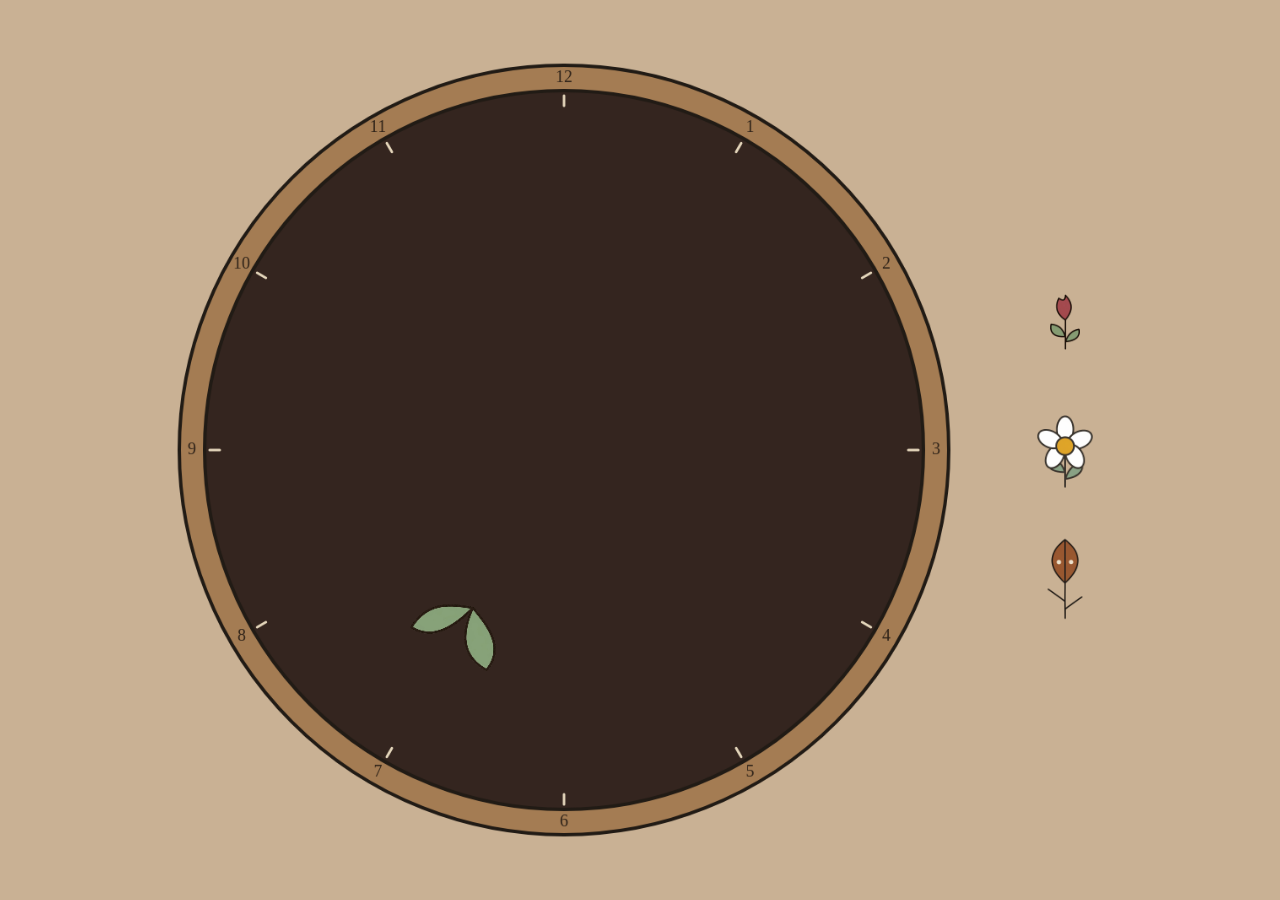
<file: puzzles/flower-clock/index.html>
<!doctype html>
<html lang="en">
<head>
  <meta charset="utf-8">
  <meta name="viewport" content="width=device-width, initial-scale=1">
  <title>The Flower Clock</title>
  <link rel="icon" href="data:,">
  <link rel="stylesheet" href="style.css?v=round-reset-1">
  <script src="../../vendor/p5.min.js" defer></script>
  <script src="sketch.js?v=round-reset-1" defer></script>
</head>
<body>
  <audio id="place-sound" src="../../sounds/object-place.mp3" preload="auto"></audio>
  <audio id="plant-sound" src="../../sounds/plant.mp3" preload="auto"></audio>
  <main>
    <div id="clock-canvas" aria-label="Flower clock"></div>
    <aside aria-label="Target pattern">
      <div id="pattern">
        <img src="assets/stage-1.png" alt="Bud">
        <img src="assets/stage-2.png" alt="Flower">
        <img src="assets/stage-3.png" alt="Seed pod">
      </div>
      <button id="reset" aria-label="Reset current sequence" title="Reset current sequence" hidden>
        <svg viewBox="0 0 24 24" width="24" height="24" fill="none" stroke="currentColor" stroke-width="1.8" stroke-linecap="round" stroke-linejoin="round" aria-hidden="true">
          <path d="M21 11a9 9 0 1 0-2.8 6.5"/>
          <path d="M21 4v7h-7"/>
        </svg>
      </button>
    </aside>
  </main>
  <script src="../../module.js?v=navigation-sound-2"></script>
</body>
</html>
</file>
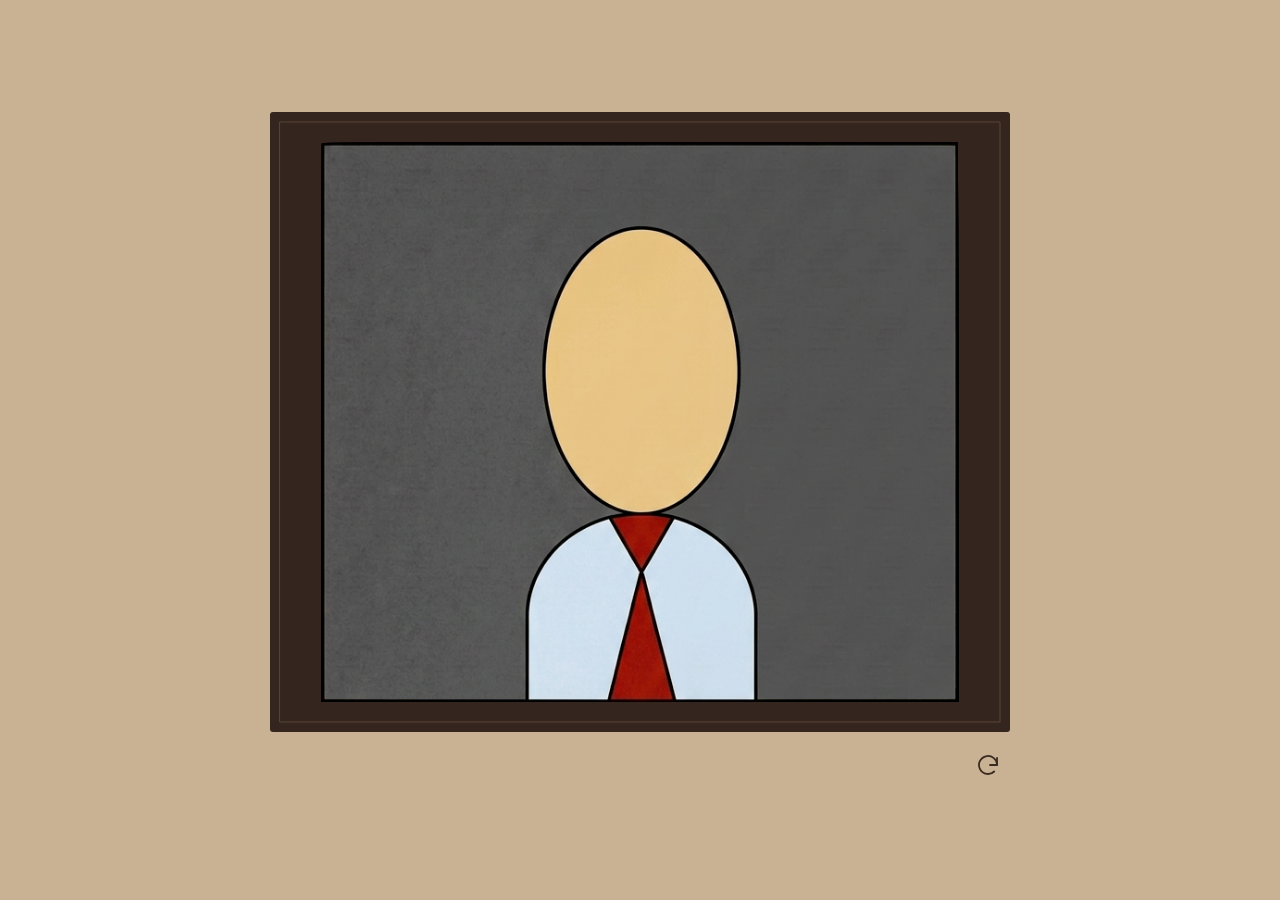
<file: puzzles/fracture/index.html>
<!doctype html>
<html lang="en">
<head>
  <meta charset="utf-8">
  <meta name="viewport" content="width=device-width,initial-scale=1">
  <title>Fracture</title>
  <style>
    * { box-sizing: border-box; }
    body { margin: 0; background: #c9b194; color: #392a20; font-family: Georgia, serif; min-height: 100vh; display: grid; place-items: center; }
    main { width: min(740px, 94vw, calc(119.35vh - 100px)); padding: 16px 0; text-align: right; }
    canvas { display: block; width: 100% !important; height: auto !important; touch-action: none; cursor: crosshair; border-radius: 3px; }
    button { margin-top: 12px; width: 44px; height: 44px; border: 0; color: inherit; background: transparent; padding: 10px; cursor: pointer; }
    button:focus-visible { outline: 2px solid #392a20; }
  </style>
  <script src="../../vendor/p5.min.js" defer></script>
  <script src="sketch.js?v=completion-controls-1" defer></script>
</head>
<body>
  <audio id="fragment-move-sound" src="../../sounds/lamp-drag.mp3" preload="auto"></audio>
  <audio id="wrench-pickup-sound" src="../../sounds/object-pickup.mp3" preload="auto"></audio>
  <audio id="break-sound" src="../../sounds/photo-break.mp3" preload="auto"></audio>
  <audio id="cut-sound" src="../../sounds/cut.mp3" preload="auto"></audio>
  <audio id="cut-pitch-sound" src="../../sounds/cut-pitch.mp3" preload="auto"></audio>
  <main>
    <div id="scene"></div>
    <button id="reset" aria-label="Retry" title="Retry">
      <svg viewBox="0 0 24 24" width="24" height="24" fill="none" stroke="currentColor" stroke-width="1.8" stroke-linecap="round" stroke-linejoin="round" aria-hidden="true">
        <path d="M21 11a9 9 0 1 0-2.8 6.5"/>
        <path d="M21 4v7h-7"/>
      </svg>
    </button>
  </main>
  <script src="../../module.js?v=navigation-sound-2"></script>
</body>
</html>
</file>
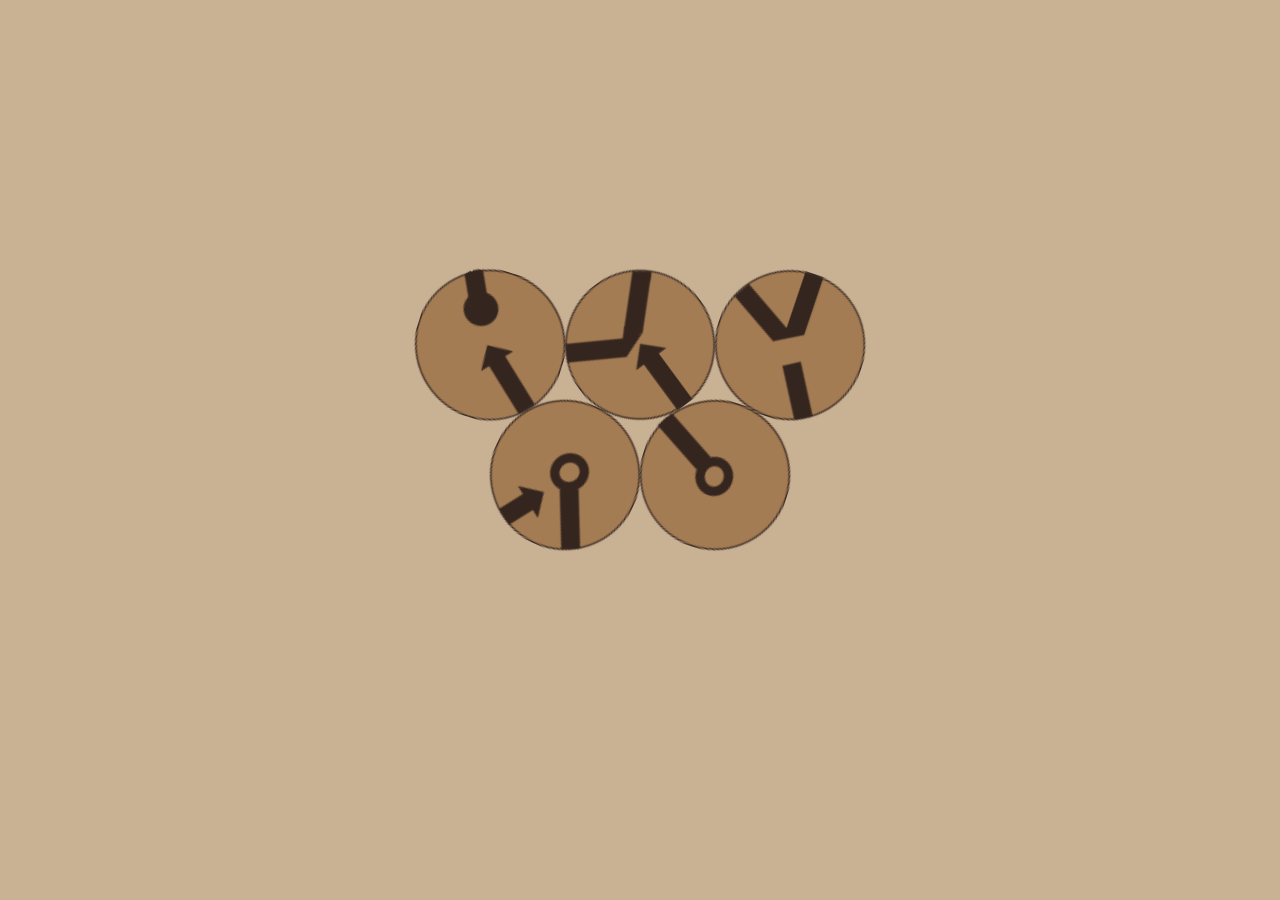
<file: puzzles/gears/index.html>
<!doctype html>
<html lang="en">
<head>
  <meta charset="utf-8">
  <meta name="viewport" content="width=device-width, initial-scale=1">
  <title>Gears Puzzle</title>
  <link rel="icon" href="data:,">
  <style>
    body { margin: 0; min-height: 100vh; display: grid; place-items: center; background: #c9b194; }
    #scene { width: min(100vw, calc(100vh * 4 / 3), 640px); }
    canvas { display: block; width: 100% !important; height: auto !important; touch-action: none; }
  </style>
</head>
<body>
  <audio id="gear-click" src="../../sounds/gear-click.mp3" preload="auto"></audio>
  <audio id="object-place" src="../../sounds/object-place.mp3" preload="auto"></audio>
  <audio id="object-pickup" src="../../sounds/object-pickup.mp3" preload="auto"></audio>
  <audio id="ghost-match" src="../../sounds/ghost-match.mp3" preload="auto"></audio>
  <div id="scene" aria-label="Gears puzzle"></div>
  <script src="../../vendor/p5.min.js"></script>
  <script src="sketch.js?v=gear-motion-sound-2"></script>
  <script src="../../module.js?v=navigation-sound-2"></script>
</body>
</html>
</file>
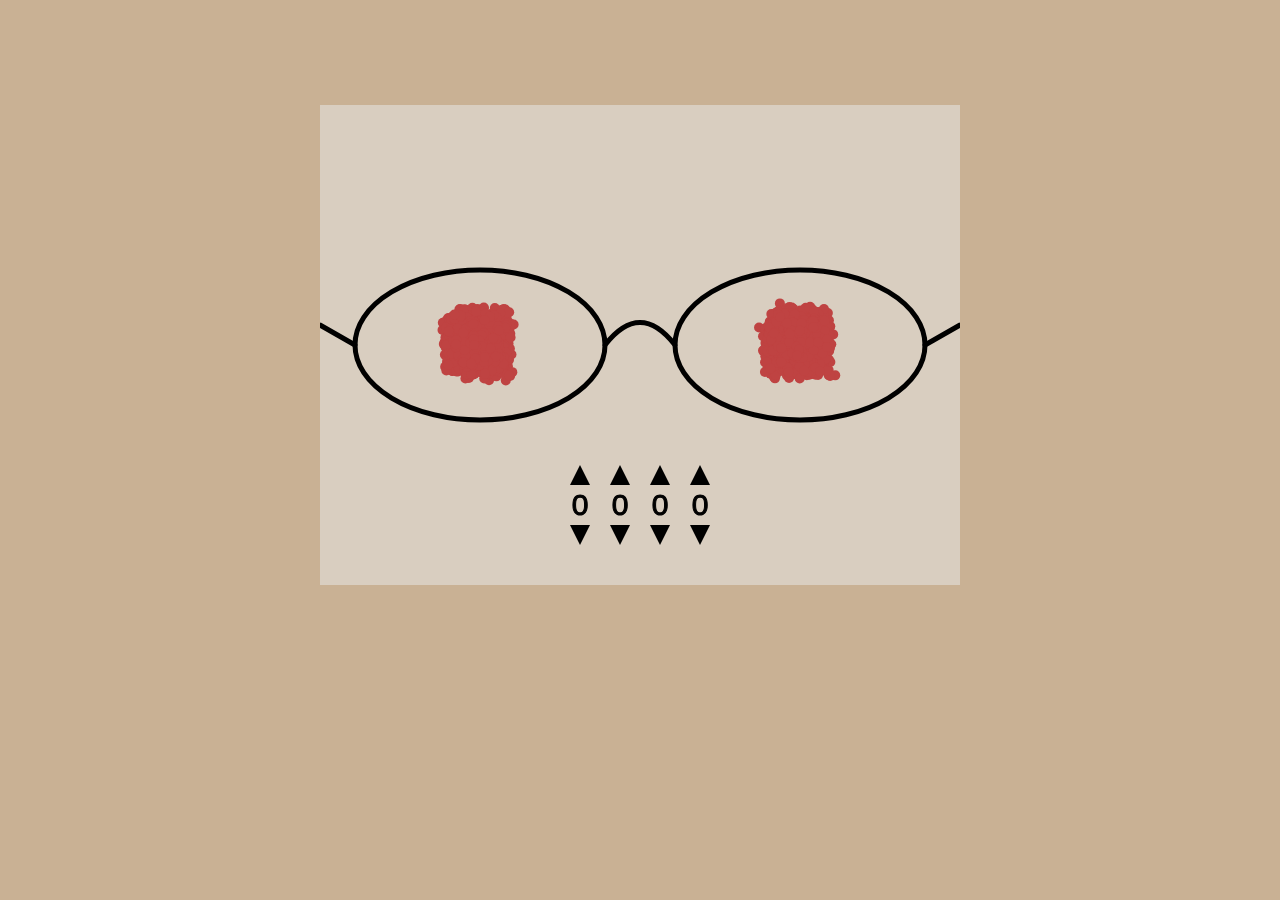
<file: puzzles/glasses/index.html>
<!doctype html>
<html lang="en">
<head>
  <meta charset="utf-8">
  <meta name="viewport" content="width=device-width, initial-scale=1">
  <title>Photo Puzzle</title>
  <link rel="icon" href="data:,">
  <style>
    body { margin: 0; min-height: 100vh; display: grid; place-items: center; background: #c9b194; }
    #scene { width: min(100vw, calc(100vh * 4 / 3), 640px); }
    canvas { display: block; width: 100% !important; height: auto !important; touch-action: none; }
  </style>
</head>
<body>
  <div id="scene" aria-label="Photo puzzle"></div>
  <audio id="adjust-sound" src="../../sounds/beep.mp3" preload="auto"></audio>
  <audio id="knife-pickup-sound" src="../../sounds/object-pickup.mp3" preload="auto"></audio>
  <audio id="match-sound" src="../../sounds/ghost-match.mp3" preload="auto"></audio>
  <script src="../../vendor/p5.min.js"></script>
  <script src="sketch.js?v=knife-sound-2"></script>
  <script src="../../module.js?v=navigation-sound-2"></script>
</body>
</html>
</file>
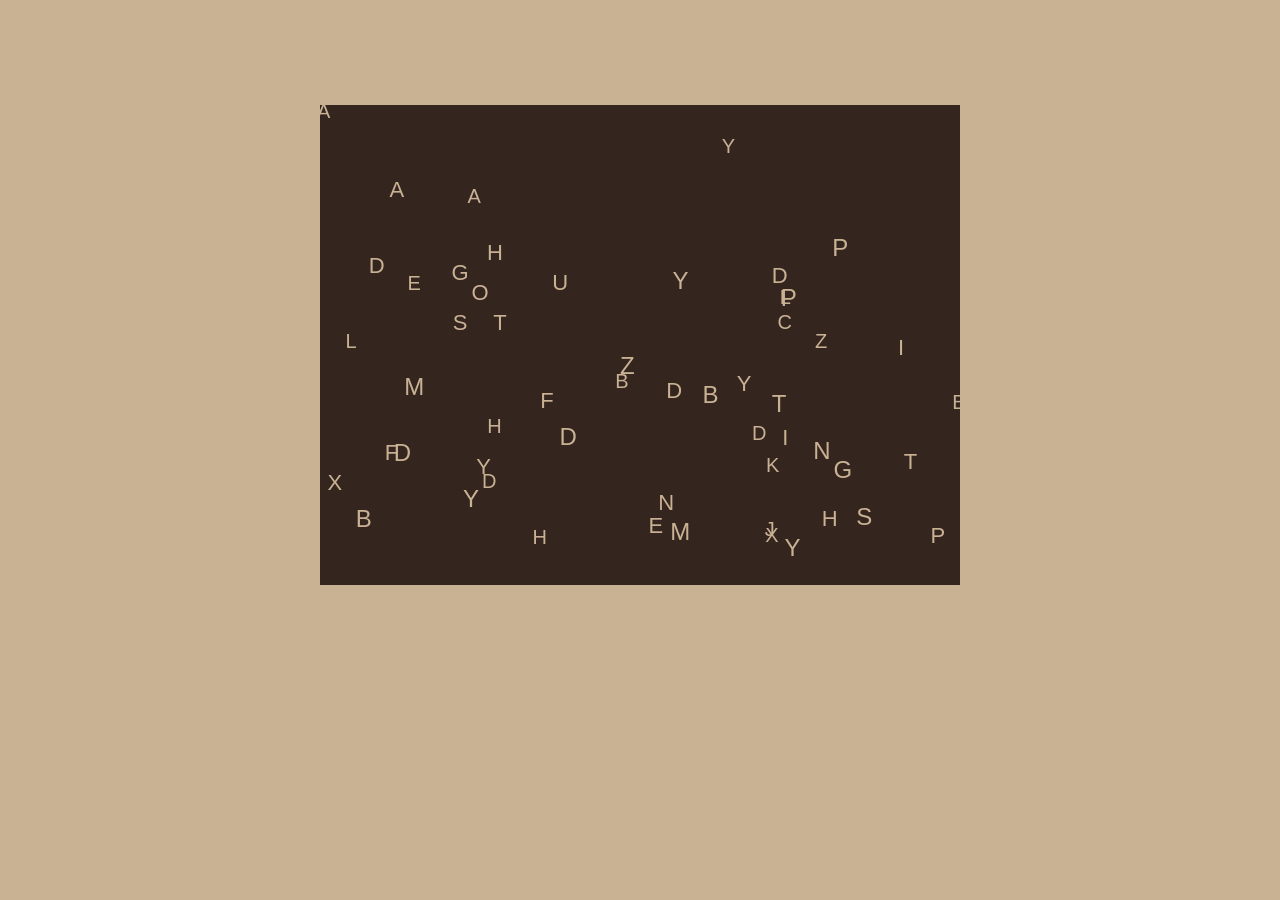
<file: puzzles/photo/index.html>
<!doctype html>
<html lang="en">
<head>
  <meta charset="utf-8">
  <meta name="viewport" content="width=device-width, initial-scale=1">
  <title>Photo Puzzle</title>
  <link rel="icon" href="data:,">
  <style>
    body { margin: 0; min-height: 100vh; display: grid; place-items: center; background: #c9b194; }
    #scene { width: min(100vw, calc(100vh * 4 / 3), 640px); }
    canvas { display: block; width: 100% !important; height: auto !important; touch-action: none; }
  </style>
</head>
<body>
  <div id="scene" aria-label="Photo puzzle"></div>
  <audio id="cloth-pickup-sound" src="../../sounds/object-pickup.mp3" preload="auto"></audio>
  <audio id="match-sound" src="../../sounds/ghost-match.mp3" preload="auto"></audio>
  <script src="../../vendor/p5.min.js"></script>
  <script src="photo.js?v=cloth-sound-1"></script>
  <script src="sketch.js"></script>
  <script src="../../module.js?v=navigation-sound-2"></script>
</body>
</html>
</file>
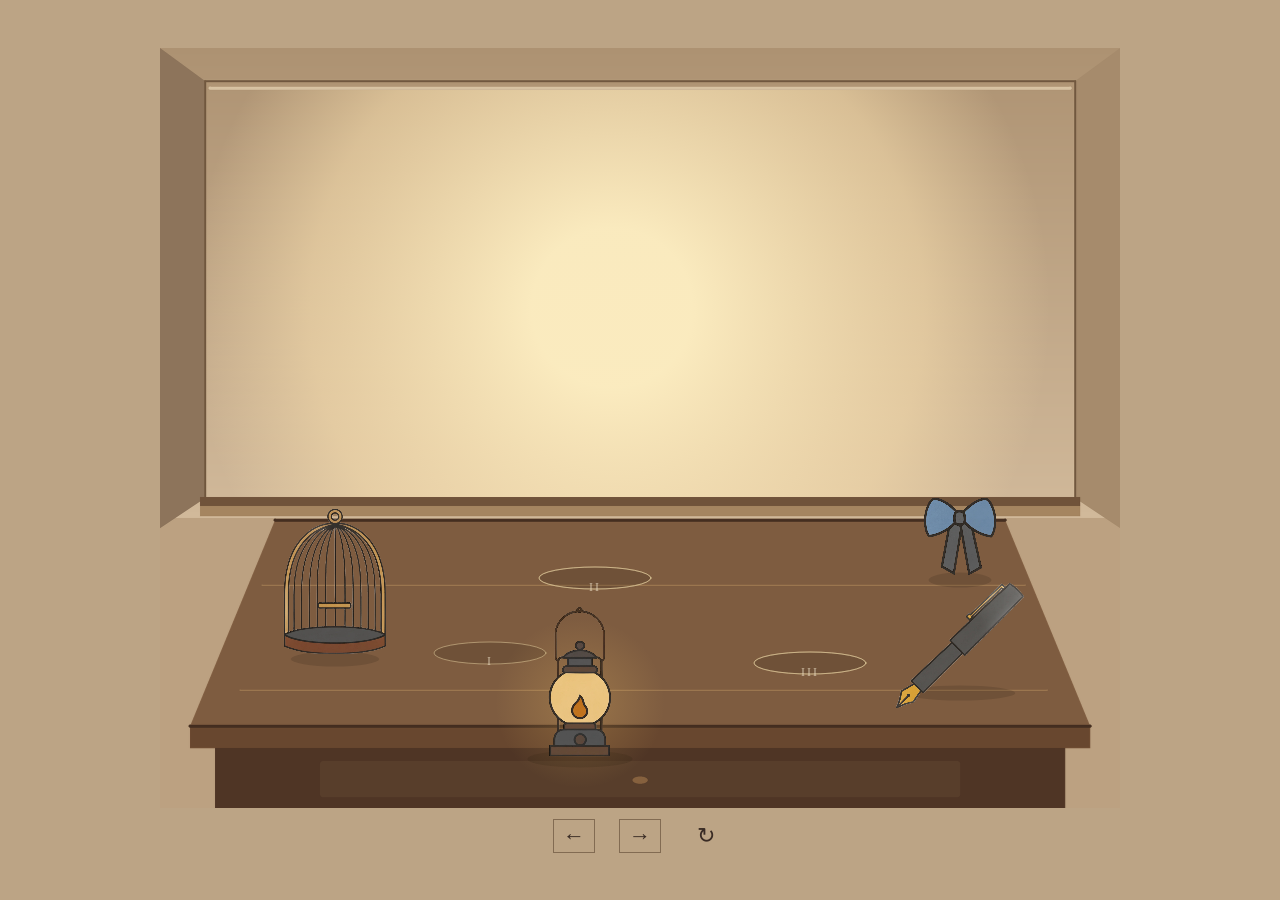
<file: puzzles/shadow-cage/index.html>
<!doctype html>
<html lang="en">
  <head>
    <meta charset="utf-8" />
    <meta name="viewport" content="width=device-width,initial-scale=1" />
    <title>The Lost Box — Shadow room</title>
    <link rel="stylesheet" href="style.css?v=photo-pickup-1" />
    <script src="../../vendor/p5.min.js" defer></script>
    <script src="sketch.js?v=lamp-drag-1" defer></script>
  </head>
  <body>
    <audio id="lamp-drag-sound" src="../../sounds/lamp-drag.mp3" preload="auto" loop></audio>
    <audio id="object-pickup-sound" src="../../sounds/object-pickup.mp3" preload="auto"></audio>
    <audio id="object-place-sound" src="../../sounds/object-place.mp3" preload="auto"></audio>
    <main>
      <div id="scene">
        <button
          class="slot"
          data-slot="0"
          style="left: 34.375%; top: 81.8%"
          aria-label="Front-left position: empty"
        >
          <span>I</span>
        </button>
        <button
          class="slot"
          data-slot="1"
          style="left: 45.3125%; top: 71.97%"
          aria-label="Back-left position: empty"
        >
          <span>II</span>
        </button>
        <button
          class="slot"
          data-slot="2"
          style="left: 67.7083%; top: 83.16%"
          aria-label="Right position: empty"
        >
          <span>III</span>
        </button>
        <button
          class="object-hit"
          data-item="cage"
          aria-label="Select birdcage"
        ></button>
        <button
          class="object-hit"
          data-item="ribbon"
          aria-label="Select ribbon"
        ></button>
        <button
          class="object-hit"
          data-item="pen"
          aria-label="Select fountain pen"
        ></button>
        <button id="collect-photo" class="object-hit" aria-label="Collect photo" hidden></button>
      </div>
      <div class="lamp-controls">
        <button data-move="-1" aria-label="Move lantern left">←</button
        ><button data-move="1" aria-label="Move lantern right">→</button
        ><button id="reset" aria-label="Retry" title="Retry">↻</button>
      </div>
    </main>
    <script src="../../module.js?v=navigation-sound-2"></script>
  </body>
</html>
</file>
<file: puzzles/flower-clock/style.css>
* { box-sizing: border-box; }
body { margin: 0; background: #c9b194; }
main { min-height: 100vh; display: flex; align-items: center; justify-content: center; gap: 40px; padding: 24px; }
#clock-canvas { width: min(76vw, 90vh, 820px); min-width: 0; }
aside { flex-shrink: 0; }
canvas { display: block; width: 100% !important; height: auto !important; touch-action: none; cursor: grab; }
canvas:active { cursor: grabbing; }
#pattern { display: flex; flex-direction: column; gap: 16px; visibility: hidden; }
#pattern img { width: 112px; height: 112px; object-fit: contain; transform-origin: 50% 80%; }
#pattern img.done { opacity: .35; }
#pattern img.bounce { animation: pattern-bounce 450ms ease-out 0s; }
@keyframes pattern-bounce {
  0%, 100% { transform: scale(1); }
  30% { transform: scale(.9, 1.2); }
  60% { transform: scale(1.05, .92); }
  80% { transform: scale(.98, 1.04); }
}
@media (max-width: 620px) {
  main { flex-direction: column; gap: 20px; padding: 16px; }
  #clock-canvas { width: min(94vw, 64vh); }
  #pattern { flex-direction: row; gap: 12px; }
  #pattern img { width: 76px; height: 76px; }
}

#reset { display: block; margin: 16px auto 0; width: 44px; height: 44px; padding: 10px; border: 0; background: transparent; color: #392a20; cursor: pointer; }
#reset[hidden] { display: none; }
#reset:focus-visible { outline: 2px solid #392a20; }
</file>
<file: puzzles/shadow-cage/style.css>
* {
  box-sizing: border-box;
}
body {
  margin: 0;
  min-height: 100vh;
  display: grid;
  place-items: center;
  background: #bca485;
  color: #392b24;
  font-family: Georgia, serif;
}
main {
  width: min(996px, 98vw, calc((100vh - 81px) * 1.26316 + 36px));
  padding: 18px;
}
#scene {
  position: relative;
}
canvas {
  width: 100% !important;
  height: auto !important;
  display: block;
  touch-action: none;
}
button {
  color: inherit;
  font: inherit;
  cursor: pointer;
}
.slot {
  position: absolute;
  z-index: 1;
  width: 12%;
  height: 5.3%;
  transform: translate(-50%, -100%);
  border: 0;
  background: transparent;
  border-radius: 50%;
}
.slot span {
  position: absolute;
  bottom: 0;
  left: 0;
  width: 100%;
  font-size: 12px;
  letter-spacing: 2px;
  color: #ede0c7;
  opacity: 0.7;
}
.slot:hover {
  background: rgba(246, 226, 173, 0.07);
}
.slot:focus-visible,
.object-hit:focus-visible {
  outline: 1px solid #e2c68b;
}
.object-hit {
  position: absolute;
  z-index: 2;
  border: 0;
  padding: 0;
  background: transparent;
  border-radius: 40%;
}
.object-hit:hover:not(:disabled) {
  background: radial-gradient(
    ellipse,
    rgba(246, 226, 173, 0.1),
    transparent 70%
  );
}
.lamp-controls {
  display: flex;
  justify-content: center;
  gap: 24px;
  align-items: center;
  padding-top: 11px;
}
.lamp-controls button,
#reset {
  border: 1px solid #826b52;
  background: transparent;
  width: 42px;
  height: 34px;
  font-size: 22px;
}
#reset {
  border: none;
  flex-shrink: 0;
}
@media (max-width: 650px) {
  main {
    padding: 8px;
  }
}

[hidden] { display: none !important; }
#collect-photo { z-index: 3; border-radius: 0; }
</file>
